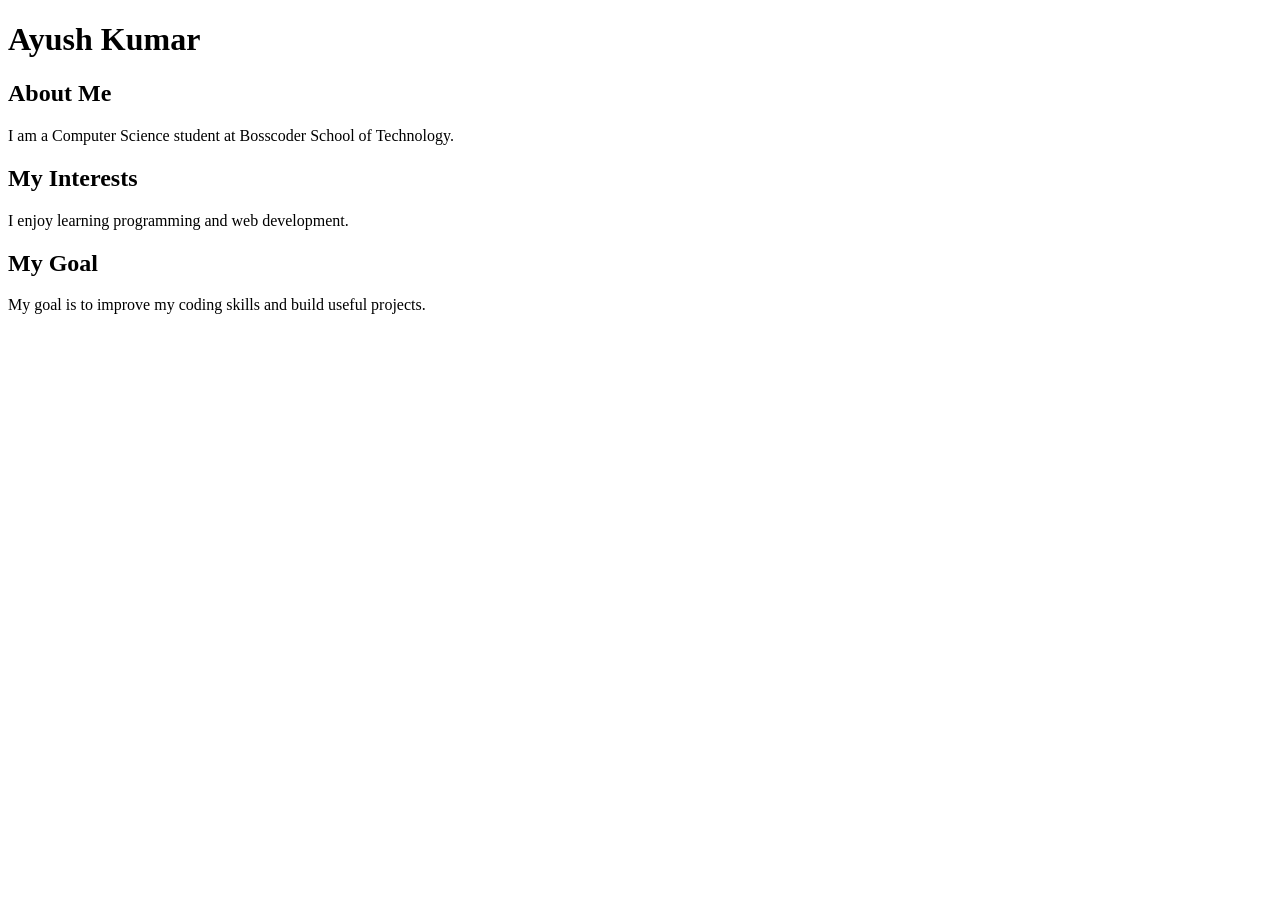
<file: P03/index.html>
<!DOCTYPE html>
<html lang="en">
<head>
    <meta charset="UTF-8">
    <meta name="viewport" content="width=device-width, initial-scale=1.0">
    <title>My Bio Page</title>
</head>
<body>

    <h1>Ayush Kumar</h1>

    <h2>About Me</h2>
    <p>I am a Computer Science student at Bosscoder School of Technology.</p>

    <h2>My Interests</h2>
    <p>I enjoy learning programming and web development.</p>

    <h2>My Goal</h2>
    <p>My goal is to improve my coding skills and build useful projects.</p>

</body>
</html>
</file>
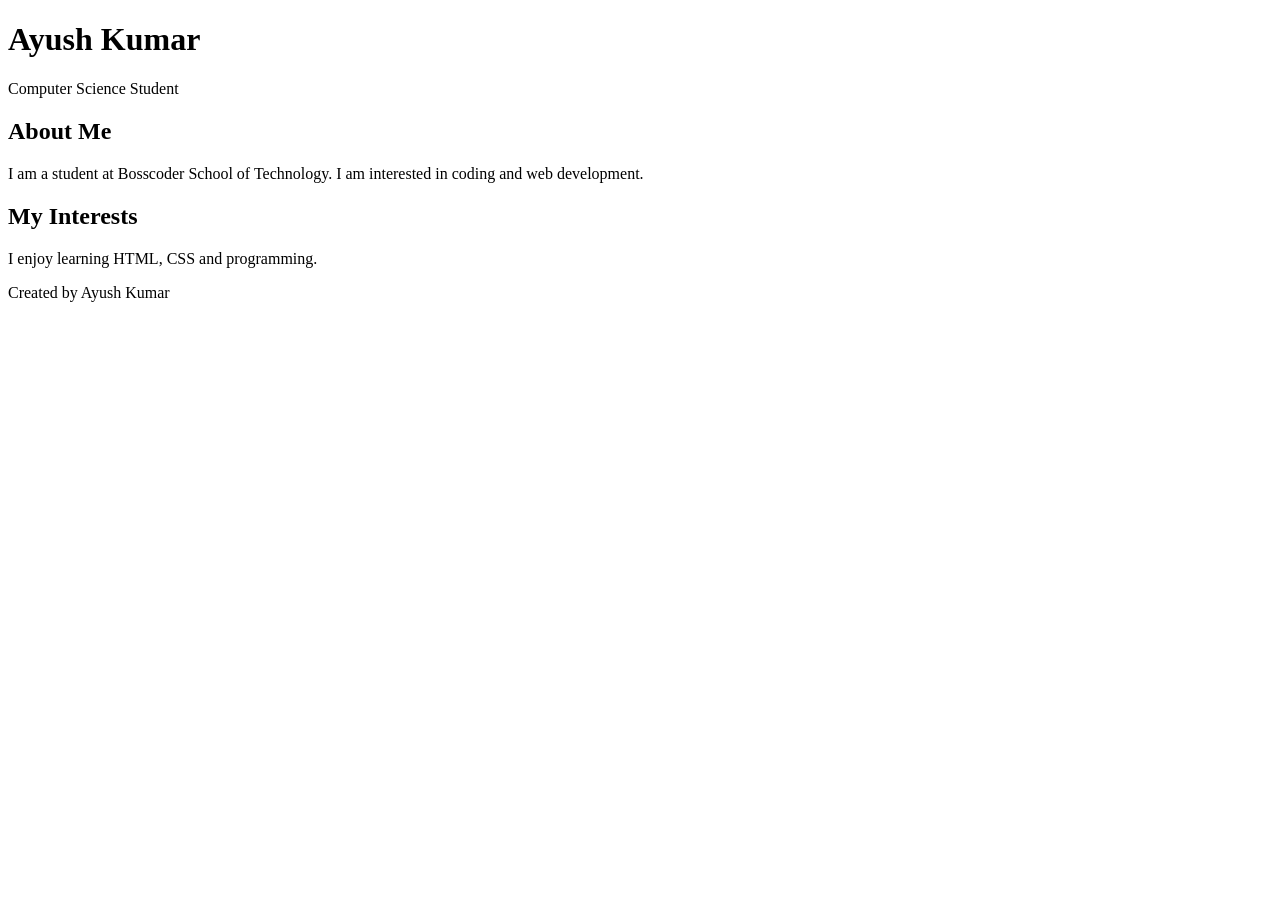
<file: P05/index.html>
<!DOCTYPE html>
<html lang="en">
<head>
    <meta charset="UTF-8">
    <meta name="viewport" content="width=device-width, initial-scale=1.0">
    <title>My Bio Page</title>
</head>
<body>

    <header>
        <h1>Ayush Kumar</h1>
        <p>Computer Science Student</p>
    </header>

    <main>
        <section>
            <h2>About Me</h2>
            <p>
                I am a student at Bosscoder School of Technology.
                I am interested in coding and web development.
            </p>
        </section>

        <section>
            <h2>My Interests</h2>
            <p>I enjoy learning HTML, CSS and programming.</p>
        </section>
    </main>

    <footer>
        <p>Created by Ayush Kumar</p>
    </footer>

</body>
</html>
</file>
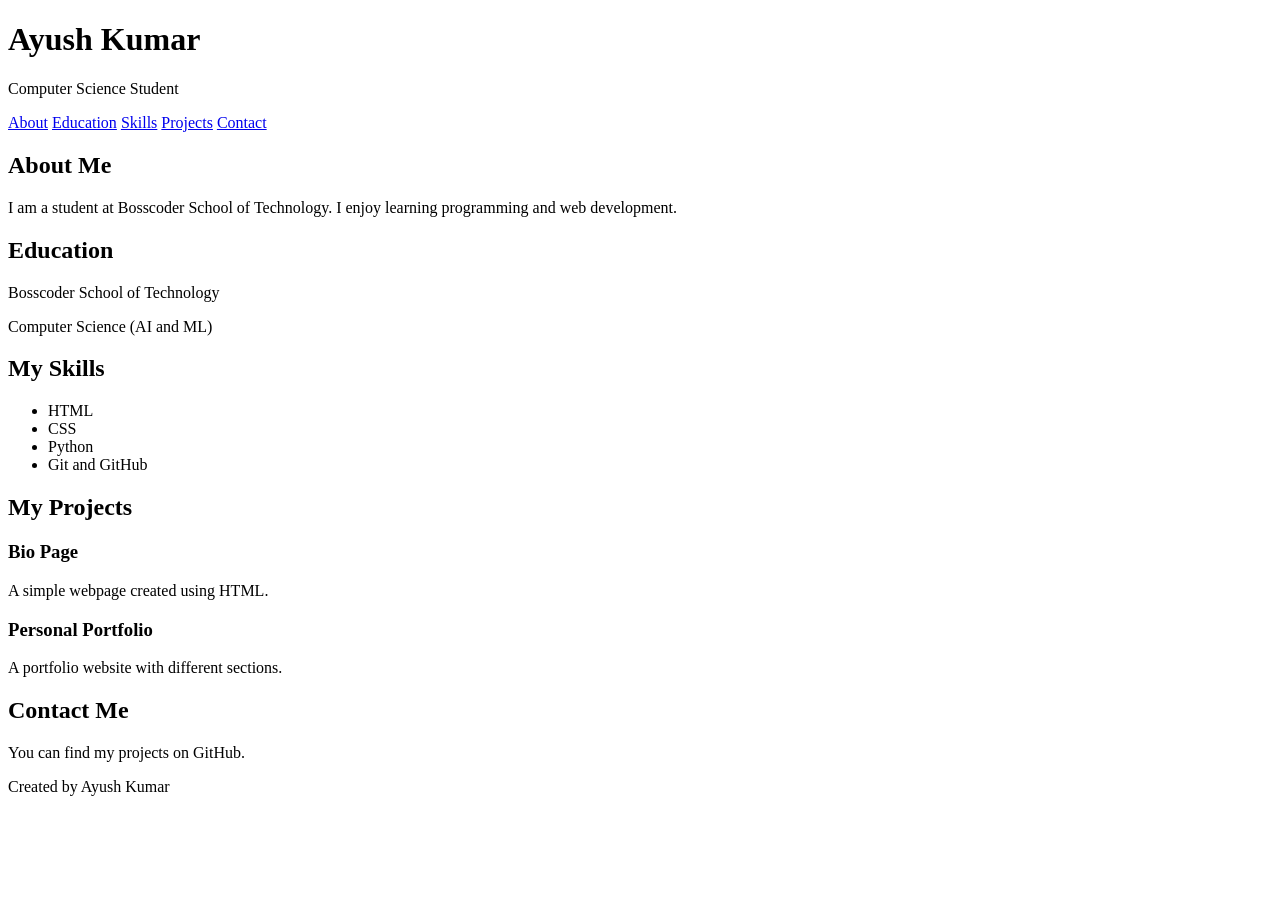
<file: P06/index.html>
<!DOCTYPE html>
<html lang="en">
<head>
    <meta charset="UTF-8">
    <meta name="viewport" content="width=device-width, initial-scale=1.0">
    <title>Ayush Kumar - Portfolio</title>
</head>
<body>

    <header>
        <h1>Ayush Kumar</h1>
        <p>Computer Science Student</p>

        <nav>
            <a href="#about">About</a>
            <a href="#education">Education</a>
            <a href="#skills">Skills</a>
            <a href="#projects">Projects</a>
            <a href="#contact">Contact</a>
        </nav>
    </header>

    <main>
        <section id="about">
            <h2>About Me</h2>
            <p>
                I am a student at Bosscoder School of Technology.
                I enjoy learning programming and web development.
            </p>
        </section>

        <section id="education">
            <h2>Education</h2>
            <p>Bosscoder School of Technology</p>
            <p>Computer Science (AI and ML)</p>
        </section>

        <section id="skills">
            <h2>My Skills</h2>
            <ul>
                <li>HTML</li>
                <li>CSS</li>
                <li>Python</li>
                <li>Git and GitHub</li>
            </ul>
        </section>

        <section id="projects">
            <h2>My Projects</h2>

            <article>
                <h3>Bio Page</h3>
                <p>A simple webpage created using HTML.</p>
            </article>

            <article>
                <h3>Personal Portfolio</h3>
                <p>A portfolio website with different sections.</p>
            </article>
        </section>

        <section id="contact">
            <h2>Contact Me</h2>
            <p>You can find my projects on GitHub.</p>
        </section>
    </main>

    <footer>
        <p>Created by Ayush Kumar</p>
    </footer>

</body>
</html>
</file>
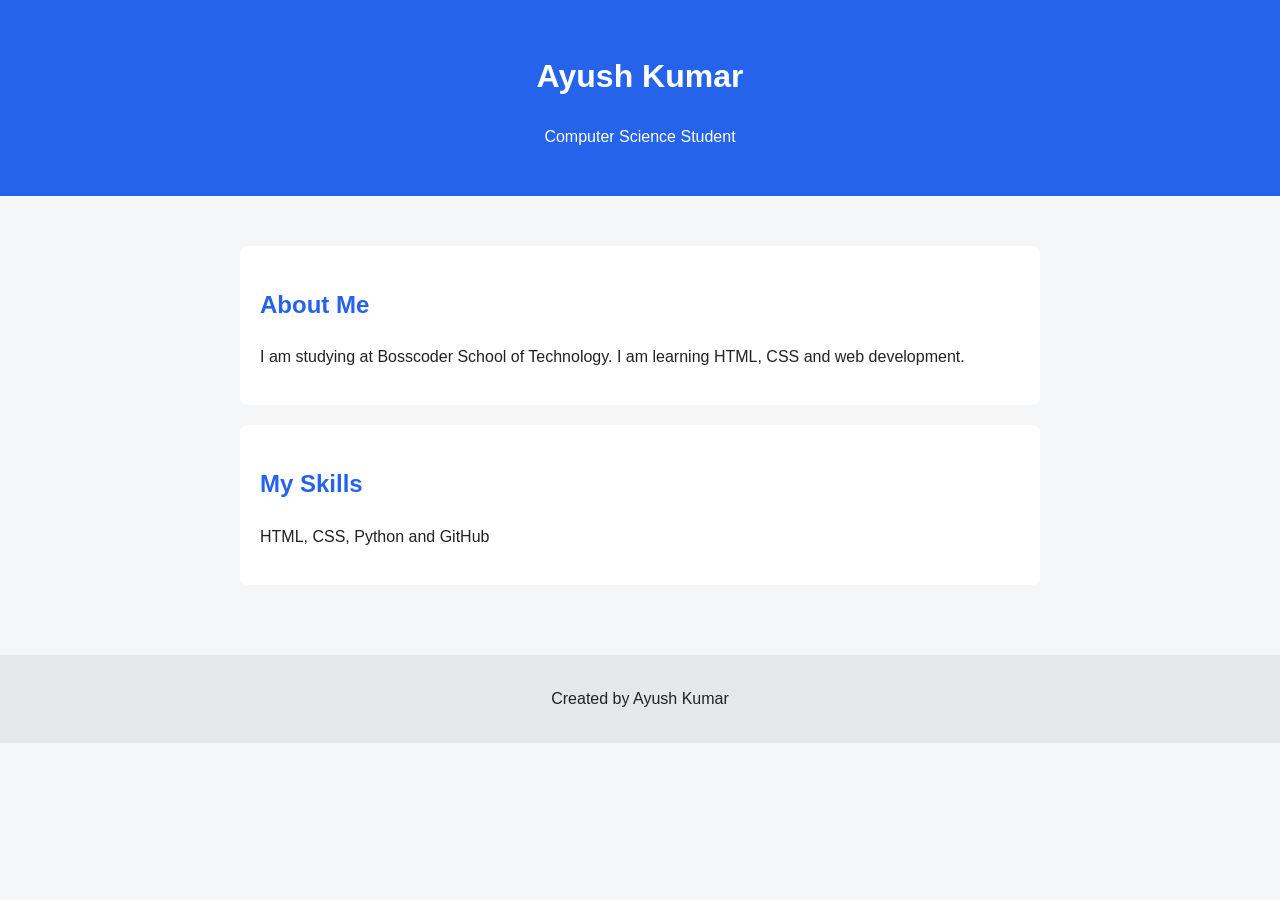
<file: P07/index.html>
<!DOCTYPE html>
<html lang="en">
<head>
    <meta charset="UTF-8">
    <meta name="viewport" content="width=device-width, initial-scale=1.0">
    <title>My Portfolio - P7</title>
    <link rel="stylesheet" href="style.css">
</head>
<body>

    <header>
        <h1>Ayush Kumar</h1>
        <p>Computer Science Student</p>
    </header>

    <main>
        <section>
            <h2>About Me</h2>
            <p>
                I am studying at Bosscoder School of Technology.
                I am learning HTML, CSS and web development.
            </p>
        </section>

        <section>
            <h2>My Skills</h2>
            <p>HTML, CSS, Python and GitHub</p>
        </section>
    </main>

    <footer>
        <p>Created by Ayush Kumar</p>
    </footer>

</body>
</html>
</file>
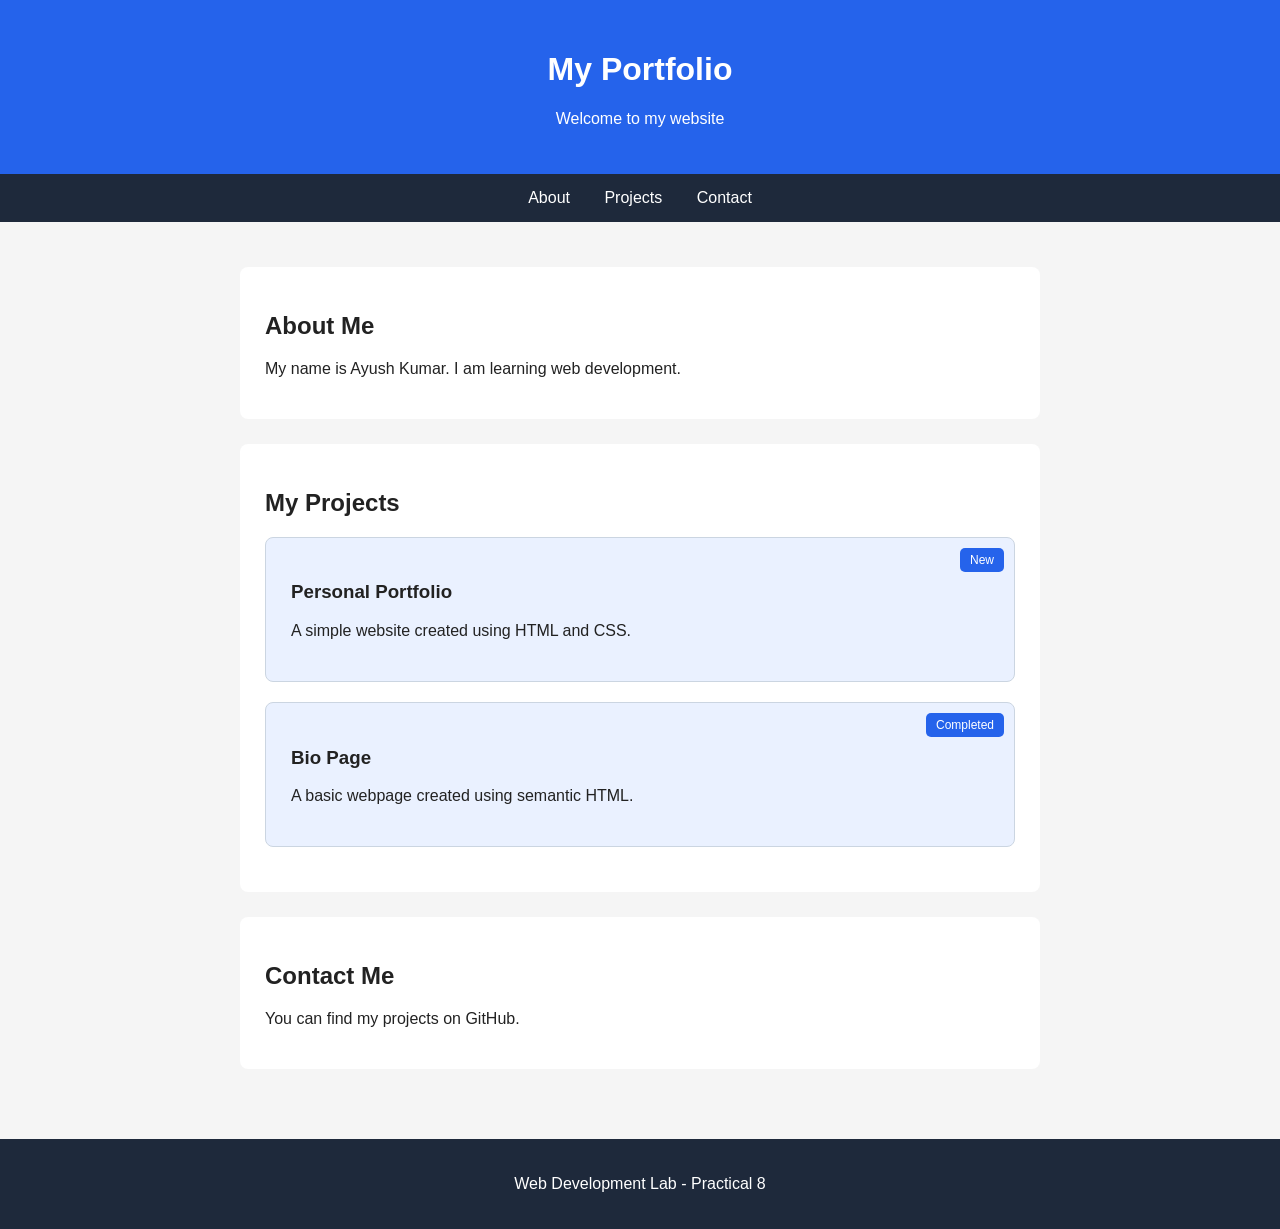
<file: P08/index.html>
<!DOCTYPE html>
<html lang="en">
<head>
    <meta charset="UTF-8">
    <meta name="viewport" content="width=device-width, initial-scale=1.0">
    <title>My Portfolio - P8</title>
    <link rel="stylesheet" href="style.css">
</head>
<body>

    <header>
        <h1>My Portfolio</h1>
        <p>Welcome to my website</p>
    </header>

    <nav>
        <a href="#about">About</a>
        <a href="#projects">Projects</a>
        <a href="#contact">Contact</a>
    </nav>

    <main>
        <section id="about">
            <h2>About Me</h2>
            <p>My name is Ayush Kumar. I am learning web development.</p>
        </section>

        <section id="projects">
            <h2>My Projects</h2>

            <div class="project-card">
                <span class="badge">New</span>
                <h3>Personal Portfolio</h3>
                <p>A simple website created using HTML and CSS.</p>
            </div>

            <div class="project-card">
                <span class="badge">Completed</span>
                <h3>Bio Page</h3>
                <p>A basic webpage created using semantic HTML.</p>
            </div>
        </section>

        <section id="contact">
            <h2>Contact Me</h2>
            <p>You can find my projects on GitHub.</p>
        </section>
    </main>

    <footer>
        <p>Web Development Lab - Practical 8</p>
    </footer>

</body>
</html>
</file>
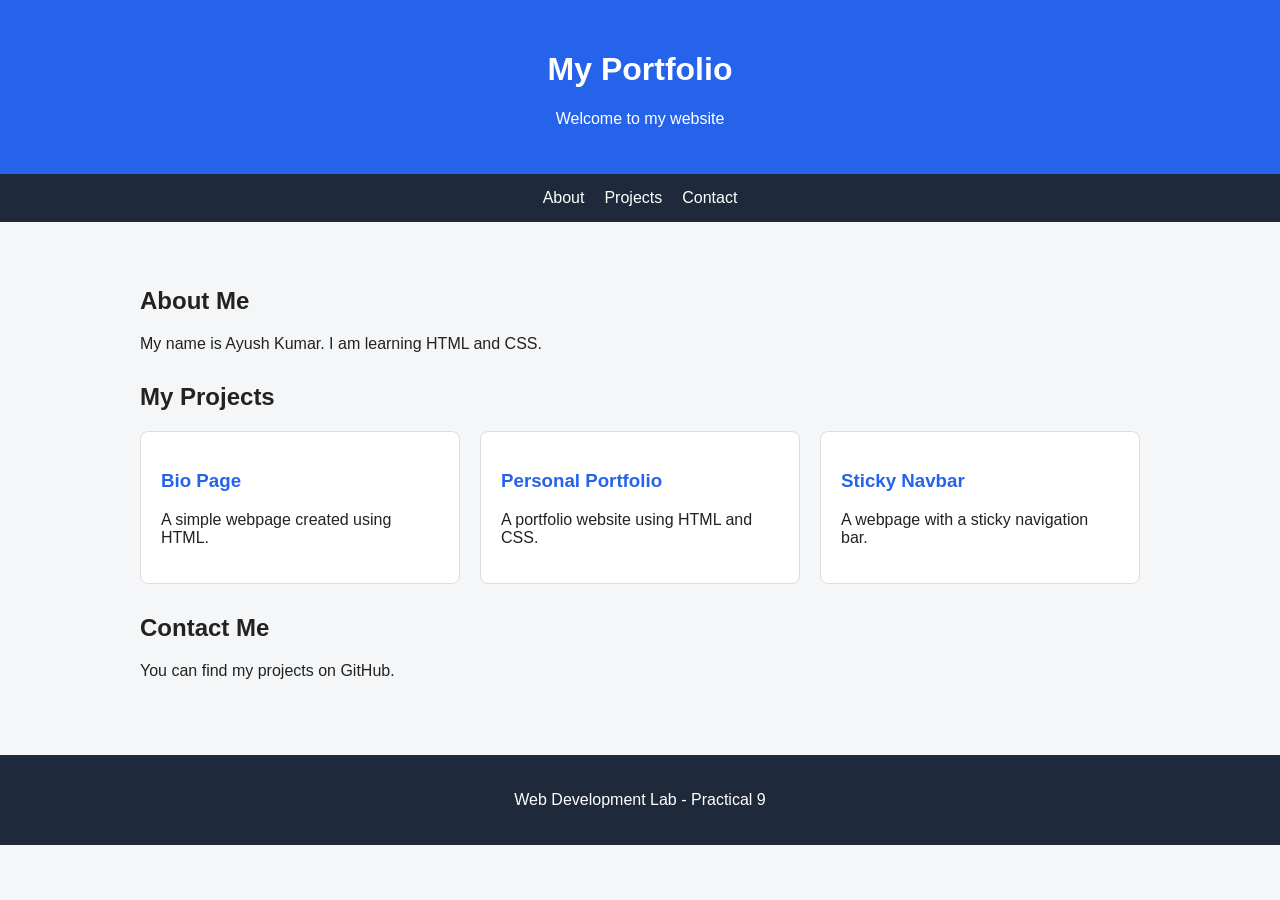
<file: P09/index.html>
<!DOCTYPE html>
<html lang="en">
<head>
    <meta charset="UTF-8">
    <meta name="viewport" content="width=device-width, initial-scale=1.0">
    <title>My Portfolio - P9</title>
    <link rel="stylesheet" href="style.css">
</head>
<body>

    <header>
        <h1>My Portfolio</h1>
        <p>Welcome to my website</p>
    </header>

    <nav>
        <a href="#about">About</a>
        <a href="#projects">Projects</a>
        <a href="#contact">Contact</a>
    </nav>

    <main>
        <section id="about">
            <h2>About Me</h2>
            <p>
                My name is Ayush Kumar.
                I am learning HTML and CSS.
            </p>
        </section>

        <section id="projects">
            <h2>My Projects</h2>

            <div class="project-container">
                <article class="project-card">
                    <h3>Bio Page</h3>
                    <p>A simple webpage created using HTML.</p>
                </article>

                <article class="project-card">
                    <h3>Personal Portfolio</h3>
                    <p>A portfolio website using HTML and CSS.</p>
                </article>

                <article class="project-card">
                    <h3>Sticky Navbar</h3>
                    <p>A webpage with a sticky navigation bar.</p>
                </article>
            </div>
        </section>

        <section id="contact">
            <h2>Contact Me</h2>
            <p>You can find my projects on GitHub.</p>
        </section>
    </main>

    <footer>
        <p>Web Development Lab - Practical 9</p>
    </footer>

</body>
</html>
</file>
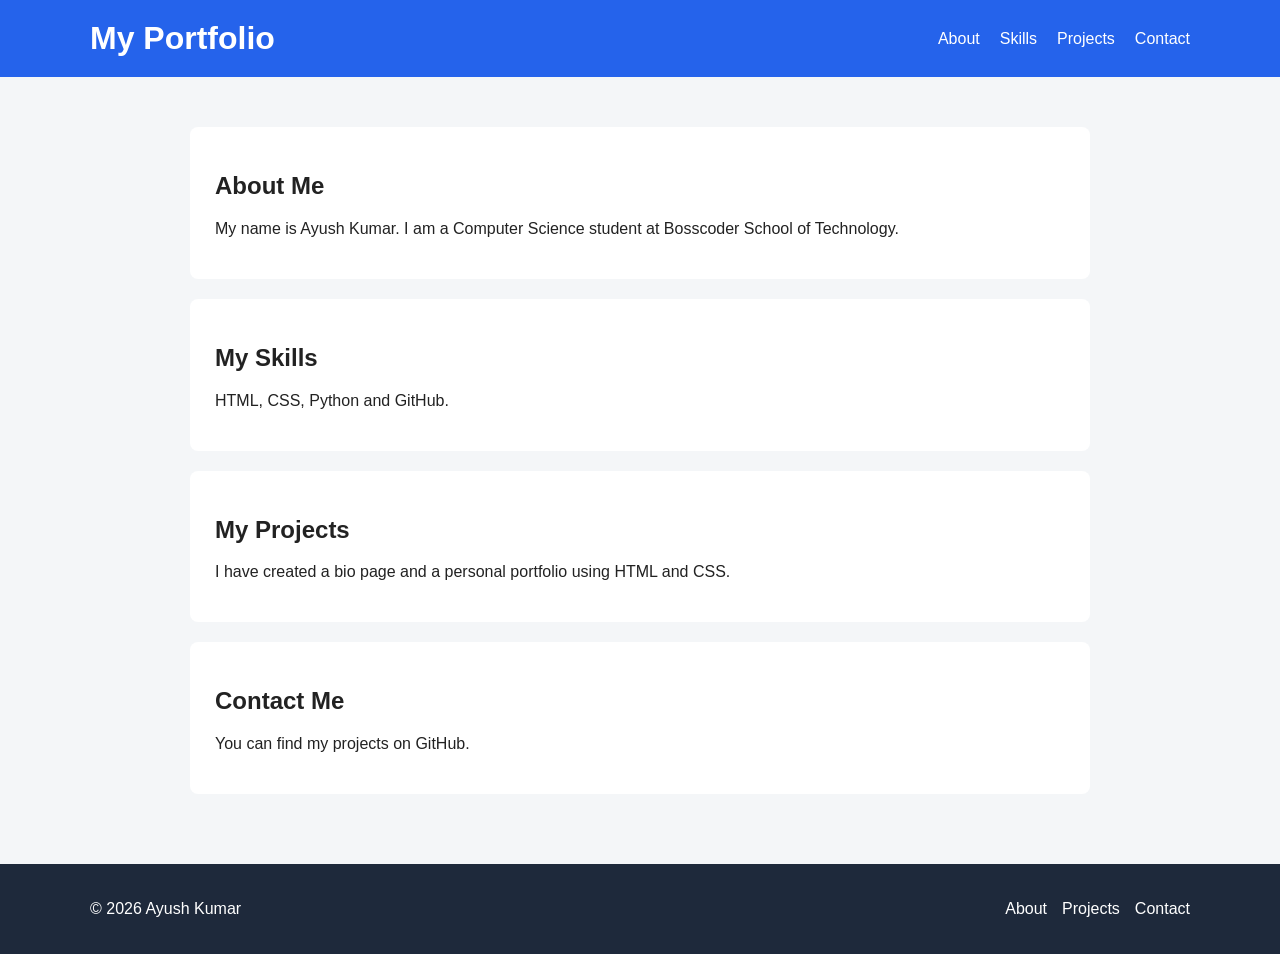
<file: P10/index.html>
<!DOCTYPE html>
<html lang="en">
<head>
    <meta charset="UTF-8">
    <meta name="viewport" content="width=device-width, initial-scale=1.0">
    <title>My Portfolio - P10</title>
    <link rel="stylesheet" href="style.css">
</head>
<body>

    <header>
        <div class="header-container">
            <h1>My Portfolio</h1>

            <nav>
                <a href="#about">About</a>
                <a href="#skills">Skills</a>
                <a href="#projects">Projects</a>
                <a href="#contact">Contact</a>
            </nav>
        </div>
    </header>

    <main>
        <section id="about">
            <h2>About Me</h2>
            <p>
                My name is Ayush Kumar.
                I am a Computer Science student at
                Bosscoder School of Technology.
            </p>
        </section>

        <section id="skills">
            <h2>My Skills</h2>
            <p>HTML, CSS, Python and GitHub.</p>
        </section>

        <section id="projects">
            <h2>My Projects</h2>
            <p>
                I have created a bio page and a
                personal portfolio using HTML and CSS.
            </p>
        </section>

        <section id="contact">
            <h2>Contact Me</h2>
            <p>You can find my projects on GitHub.</p>
        </section>
    </main>

    <footer>
        <div class="footer-container">
            <p>© 2026 Ayush Kumar</p>

            <div class="footer-links">
                <a href="#about">About</a>
                <a href="#projects">Projects</a>
                <a href="#contact">Contact</a>
            </div>
        </div>
    </footer>

</body>
</html>
</file>
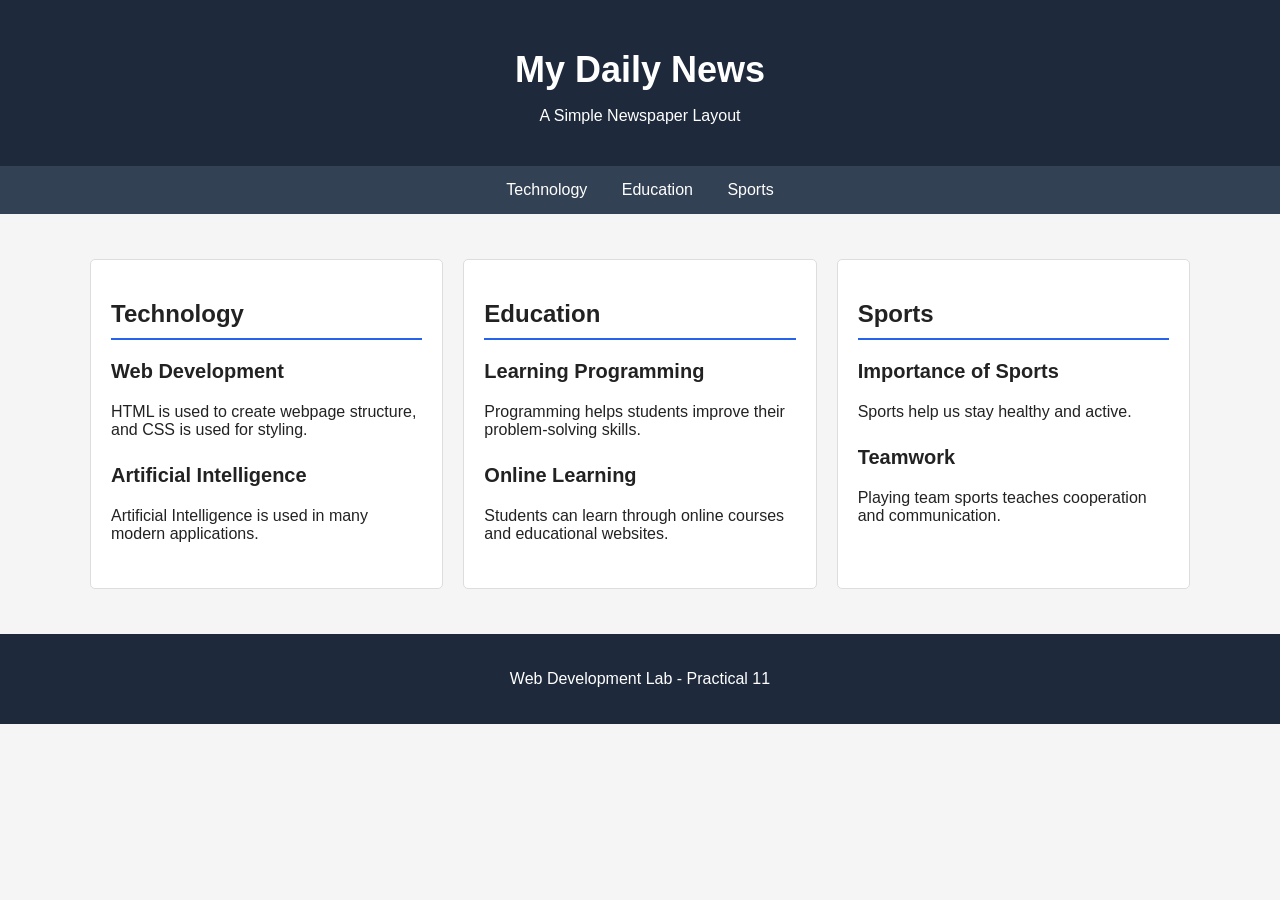
<file: P11/index.html>
<!DOCTYPE html>
<html lang="en">
<head>
    <meta charset="UTF-8">
    <meta name="viewport" content="width=device-width, initial-scale=1.0">
    <title>My Daily News - P11</title>
    <link rel="stylesheet" href="style.css">
</head>
<body>

    <header>
        <h1>My Daily News</h1>
        <p>A Simple Newspaper Layout</p>
    </header>

    <nav>
        <a href="#technology">Technology</a>
        <a href="#education">Education</a>
        <a href="#sports">Sports</a>
    </nav>

    <main class="news-container">

        <section class="news-column" id="technology">
            <h2>Technology</h2>

            <article>
                <h3>Web Development</h3>
                <p>HTML is used to create webpage structure,
                and CSS is used for styling.</p>
            </article>

            <article>
                <h3>Artificial Intelligence</h3>
                <p>Artificial Intelligence is used in many
                modern applications.</p>
            </article>
        </section>

        <section class="news-column" id="education">
            <h2>Education</h2>

            <article>
                <h3>Learning Programming</h3>
                <p>Programming helps students improve
                their problem-solving skills.</p>
            </article>

            <article>
                <h3>Online Learning</h3>
                <p>Students can learn through online
                courses and educational websites.</p>
            </article>
        </section>

        <section class="news-column" id="sports">
            <h2>Sports</h2>

            <article>
                <h3>Importance of Sports</h3>
                <p>Sports help us stay healthy and active.</p>
            </article>

            <article>
                <h3>Teamwork</h3>
                <p>Playing team sports teaches cooperation
                and communication.</p>
            </article>
        </section>

    </main>

    <footer>
        <p>Web Development Lab - Practical 11</p>
    </footer>

</body>
</html>
</file>
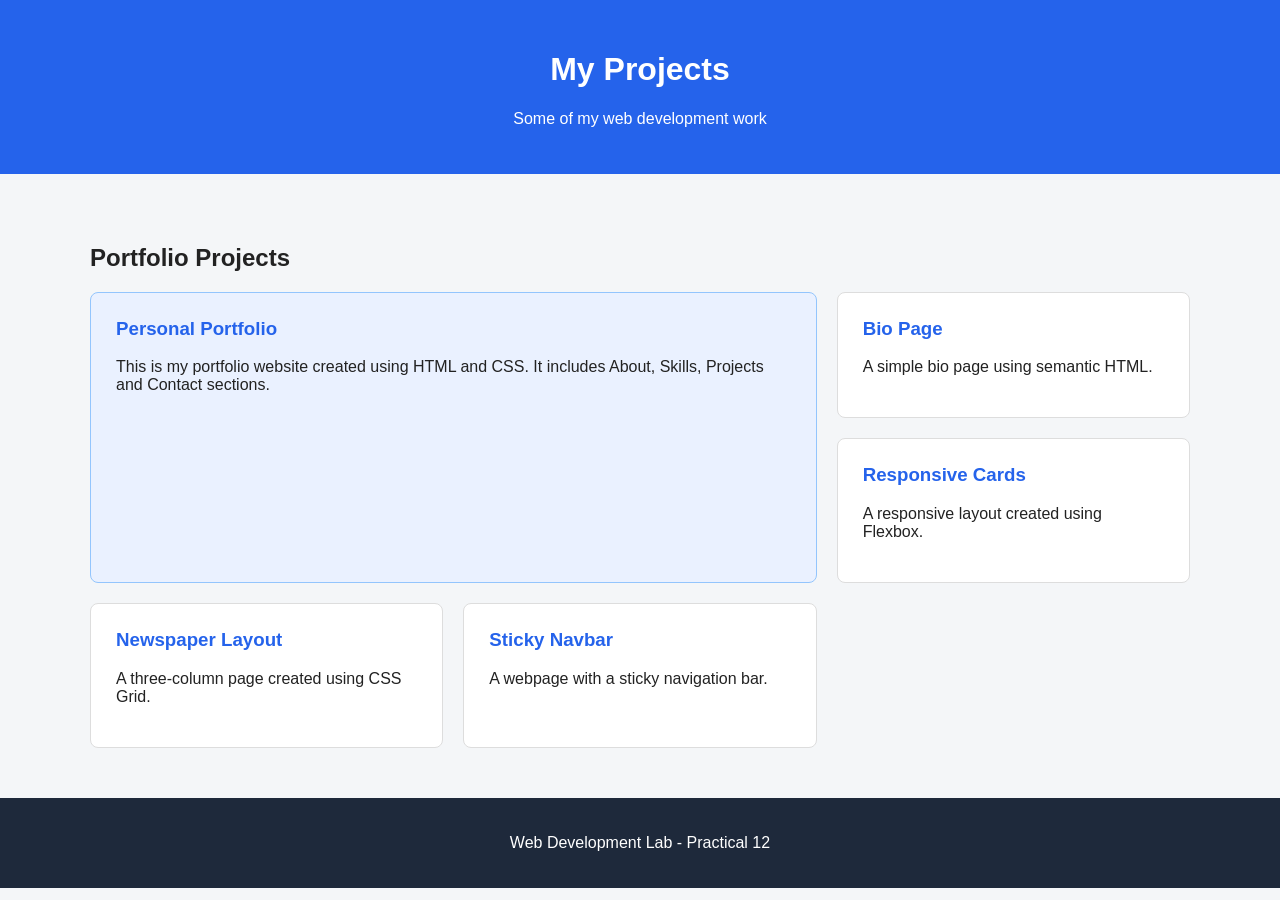
<file: P12/index.html>
<!DOCTYPE html>
<html lang="en">
<head>
    <meta charset="UTF-8">
    <meta name="viewport" content="width=device-width, initial-scale=1.0">
    <title>My Projects - P12</title>
    <link rel="stylesheet" href="style.css">
</head>
<body>

    <header>
        <h1>My Projects</h1>
        <p>Some of my web development work</p>
    </header>

    <main>
        <h2>Portfolio Projects</h2>

        <div class="project-grid">

            <article class="project-card featured">
                <h3>Personal Portfolio</h3>
                <p>
                    This is my portfolio website created
                    using HTML and CSS. It includes About,
                    Skills, Projects and Contact sections.
                </p>
            </article>

            <article class="project-card">
                <h3>Bio Page</h3>
                <p>A simple bio page using semantic HTML.</p>
            </article>

            <article class="project-card">
                <h3>Responsive Cards</h3>
                <p>A responsive layout created using Flexbox.</p>
            </article>

            <article class="project-card">
                <h3>Newspaper Layout</h3>
                <p>A three-column page created using CSS Grid.</p>
            </article>

            <article class="project-card">
                <h3>Sticky Navbar</h3>
                <p>A webpage with a sticky navigation bar.</p>
            </article>

        </div>
    </main>

    <footer>
        <p>Web Development Lab - Practical 12</p>
    </footer>

</body>
</html>
</file>
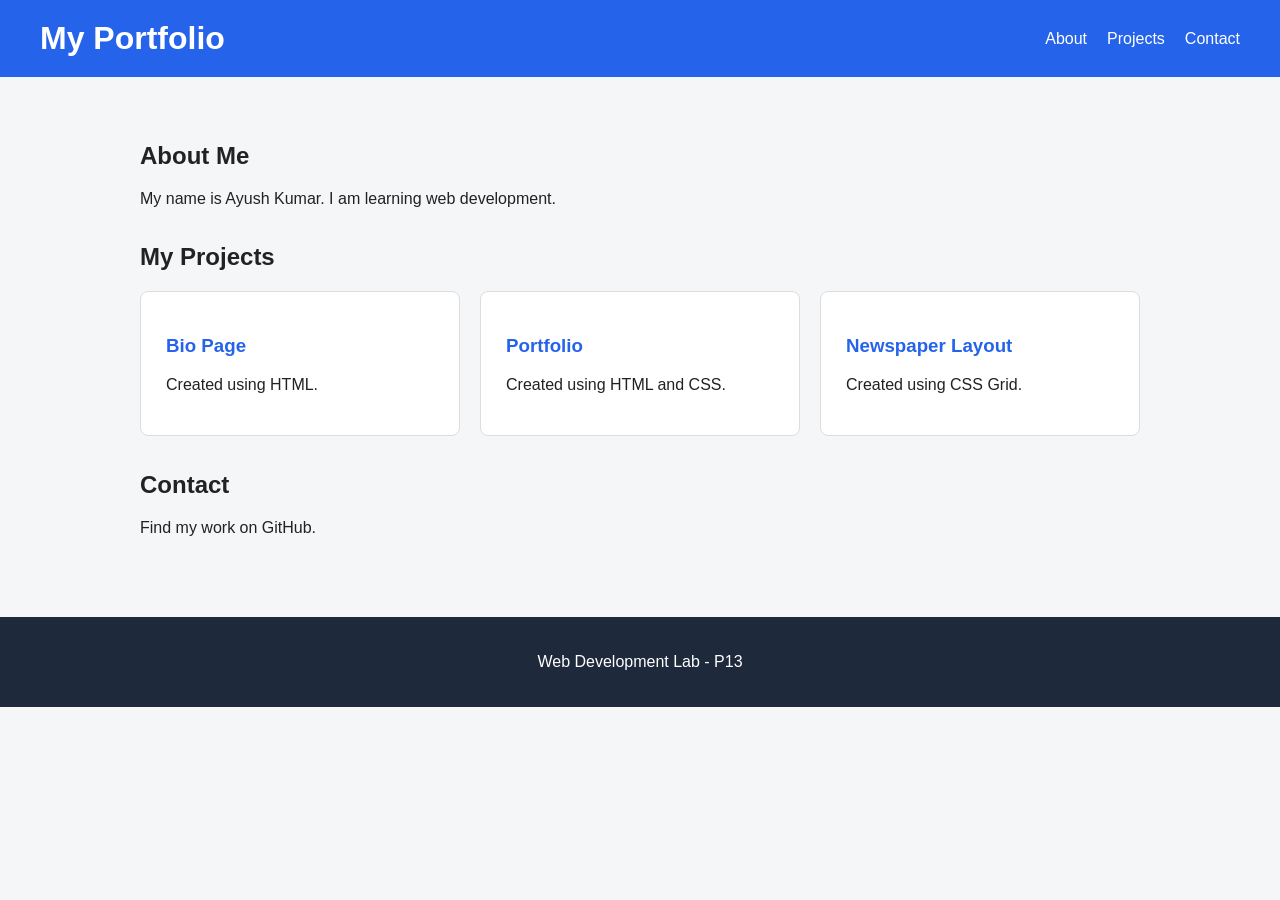
<file: P13/index.html>
<!DOCTYPE html>
<html lang="en">
<head>
    <meta charset="UTF-8">
    <meta name="viewport" content="width=device-width, initial-scale=1.0">
    <title>Flexbox and Grid - P13</title>
    <link rel="stylesheet" href="style.css">
</head>
<body>

    <header>
        <h1>My Portfolio</h1>
        <nav>
            <a href="#about">About</a>
            <a href="#projects">Projects</a>
            <a href="#contact">Contact</a>
        </nav>
    </header>

    <main>
        <section id="about">
            <h2>About Me</h2>
            <p>My name is Ayush Kumar. I am learning web development.</p>
        </section>

        <section id="projects">
            <h2>My Projects</h2>

            <div class="project-grid">
                <article class="card">
                    <h3>Bio Page</h3>
                    <p>Created using HTML.</p>
                </article>

                <article class="card">
                    <h3>Portfolio</h3>
                    <p>Created using HTML and CSS.</p>
                </article>

                <article class="card">
                    <h3>Newspaper Layout</h3>
                    <p>Created using CSS Grid.</p>
                </article>
            </div>
        </section>

        <section id="contact">
            <h2>Contact</h2>
            <p>Find my work on GitHub.</p>
        </section>
    </main>

    <footer>
        <p>Web Development Lab - P13</p>
    </footer>

</body>
</html>
</file>
<file: P07/style.css>
/* Website colors and fonts */
:root {
    --primary-color: #2563eb;
    --background-color: #f4f6f8;
    --text-color: #222222;
    --heading-font: Arial, sans-serif;
    --body-font: Verdana, sans-serif;
}

/* Whole page */
body {
    margin: 0;
    background-color: var(--background-color);
    color: var(--text-color);
    font-family: var(--body-font);
    line-height: 1.6;
}

/* Header */
header {
    background-color: var(--primary-color);
    color: white;
    text-align: center;
    padding: 30px;
}

/* Headings */
h1, h2 {
    font-family: var(--heading-font);
}

h1 {
    font-size: 32px;
}

h2 {
    color: var(--primary-color);
    font-size: 24px;
}

/* Main content */
main {
    max-width: 800px;
    margin: 30px auto;
    padding: 20px;
}

section {
    background-color: white;
    padding: 20px;
    margin-bottom: 20px;
    border-radius: 8px;
}

/* Footer */
footer {
    background-color: #e5e7eb;
    text-align: center;
    padding: 15px;
}
</file>
<file: P08/style.css>
/* Basic page styling */
body {
    margin: 0;
    font-family: Arial, sans-serif;
    background-color: #f5f5f5;
    color: #222;
}

/* Header */
header {
    background-color: #2563eb;
    color: white;
    text-align: center;
    padding: 30px;
}

/* Sticky navigation bar */
nav {
    position: sticky;
    top: 0;
    z-index: 10;
    background-color: #1e293b;
    padding: 15px;
    text-align: center;
}

nav a {
    color: white;
    text-decoration: none;
    margin: 0 15px;
}

nav a:hover {
    text-decoration: underline;
}

/* Main content */
main {
    max-width: 800px;
    margin: 30px auto;
    padding: 15px;
}

section {
    background-color: white;
    padding: 25px;
    margin-bottom: 25px;
    border-radius: 8px;
    scroll-margin-top: 70px;
}

/* Project cards */
.project-card {
    position: relative;
    background-color: #eaf1ff;
    padding: 25px;
    margin: 20px 0;
    border: 1px solid #cbd5e1;
    border-radius: 8px;
}

/* Badge overlay */
.badge {
    position: absolute;
    top: 10px;
    right: 10px;
    background-color: #2563eb;
    color: white;
    padding: 5px 10px;
    border-radius: 5px;
    font-size: 12px;
}

/* Footer */
footer {
    background-color: #1e293b;
    color: white;
    text-align: center;
    padding: 20px;
}
</file>
<file: P09/style.css>
/* Basic page styling */
body {
    margin: 0;
    font-family: Arial, sans-serif;
    background-color: #f4f6f8;
    color: #222;
}

/* Header */
header {
    background-color: #2563eb;
    color: white;
    text-align: center;
    padding: 30px;
}

/* Navigation using Flexbox */
nav {
    display: flex;
    justify-content: center;
    flex-wrap: wrap;
    gap: 20px;
    background-color: #1e293b;
    padding: 15px;
}

nav a {
    color: white;
    text-decoration: none;
}

nav a:hover {
    text-decoration: underline;
}

/* Main content */
main {
    max-width: 1000px;
    margin: 30px auto;
    padding: 15px;
}

section {
    margin-bottom: 30px;
}

/* Project cards using Flexbox */
.project-container {
    display: flex;
    flex-wrap: wrap;
    gap: 20px;
}

.project-card {
    flex: 1 1 250px;
    background-color: white;
    padding: 20px;
    border: 1px solid #ddd;
    border-radius: 8px;
    box-sizing: border-box;
}

.project-card h3 {
    color: #2563eb;
}

/* Footer */
footer {
    background-color: #1e293b;
    color: white;
    text-align: center;
    padding: 20px;
}

/* Mobile screen */
@media (max-width: 600px) {
    nav {
        flex-direction: column;
        align-items: center;
        gap: 12px;
    }

    .project-container {
        flex-direction: column;
    }

    header {
        padding: 20px;
    }
}
</file>
<file: P10/style.css>
/* Basic page styling */
body {
    margin: 0;
    font-family: Arial, sans-serif;
    background-color: #f4f6f8;
    color: #222;
}

/* Header */
header {
    background-color: #2563eb;
    color: white;
    padding: 20px;
}

/* Header using Flexbox */
.header-container {
    max-width: 1100px;
    margin: auto;
    display: flex;
    justify-content: space-between;
    align-items: center;
    flex-wrap: wrap;
    gap: 20px;
}

.header-container h1 {
    margin: 0;
}

/* Navigation */
nav {
    display: flex;
    flex-wrap: wrap;
    gap: 20px;
}

nav a {
    color: white;
    text-decoration: none;
}

nav a:hover {
    text-decoration: underline;
}

/* Main content */
main {
    max-width: 900px;
    margin: 30px auto;
    padding: 20px;
}

section {
    background-color: white;
    padding: 25px;
    margin-bottom: 20px;
    border-radius: 8px;
}

/* Footer */
footer {
    background-color: #1e293b;
    color: white;
    padding: 20px;
}

/* Footer using Flexbox */
.footer-container {
    max-width: 1100px;
    margin: auto;
    display: flex;
    justify-content: space-between;
    align-items: center;
    flex-wrap: wrap;
    gap: 20px;
}

.footer-links {
    display: flex;
    flex-wrap: wrap;
    gap: 15px;
}

.footer-links a {
    color: white;
    text-decoration: none;
}

/* Mobile responsive design */
@media (max-width: 600px) {
    .header-container,
    .footer-container {
        flex-direction: column;
        text-align: center;
    }

    nav,
    .footer-links {
        justify-content: center;
    }
}
</file>
<file: P11/style.css>
/* Basic page styling */
body {
    margin: 0;
    font-family: Arial, sans-serif;
    background-color: #f5f5f5;
    color: #222;
}

/* Newspaper header */
header {
    background-color: #1e293b;
    color: white;
    text-align: center;
    padding: 25px;
}

header h1 {
    font-size: 36px;
    margin-bottom: 10px;
}

/* Navigation */
nav {
    background-color: #334155;
    padding: 15px;
    text-align: center;
}

nav a {
    color: white;
    text-decoration: none;
    margin: 0 15px;
}

/* Three-column Grid */
.news-container {
    display: grid;
    grid-template-columns: repeat(3, minmax(0, 1fr));
    gap: 20px;
    max-width: 1100px;
    margin: 30px auto;
    padding: 15px;
}

/* Each news column */
.news-column {
    background-color: white;
    padding: 20px;
    border: 1px solid #ddd;
    border-radius: 5px;
}

.news-column h2 {
    border-bottom: 2px solid #2563eb;
    padding-bottom: 10px;
}

article {
    margin-bottom: 25px;
}

article h3 {
    font-size: 20px;
}

/* Footer */
footer {
    background-color: #1e293b;
    color: white;
    text-align: center;
    padding: 20px;
}

/* Tablet */
@media (max-width: 900px) {
    .news-container {
        grid-template-columns: repeat(2, minmax(0, 1fr));
    }
}

/* Mobile */
@media (max-width: 600px) {
    .news-container {
        grid-template-columns: 1fr;
    }

    nav a {
        display: inline-block;
        margin: 5px;
    }
}
</file>
<file: P12/style.css>
/* Basic page design */
body {
    margin: 0;
    font-family: Arial, sans-serif;
    background-color: #f4f6f8;
    color: #222;
}

/* Header */
header {
    background-color: #2563eb;
    color: white;
    text-align: center;
    padding: 30px;
}

/* Main content */
main {
    max-width: 1100px;
    margin: 30px auto;
    padding: 20px;
}

/* Project Grid */
.project-grid {
    display: grid;
    grid-template-columns: repeat(3, minmax(0, 1fr));
    gap: 20px;
}

/* Project cards */
.project-card {
    background-color: white;
    padding: 25px;
    border: 1px solid #ddd;
    border-radius: 8px;
}

.project-card h3 {
    color: #2563eb;
    margin-top: 0;
}

/* Featured project */
.featured {
    grid-column: span 2;
    grid-row: span 2;
    background-color: #eaf1ff;
    border-color: #93c5fd;
}

/* Footer */
footer {
    background-color: #1e293b;
    color: white;
    text-align: center;
    padding: 20px;
}

/* Tablet layout */
@media (max-width: 900px) {
    .project-grid {
        grid-template-columns: repeat(2, minmax(0, 1fr));
    }

    .featured {
        grid-column: span 2;
        grid-row: span 1;
    }
}

/* Mobile layout */
@media (max-width: 600px) {
    .project-grid {
        grid-template-columns: 1fr;
    }

    .featured {
        grid-column: span 1;
    }
}
</file>
<file: P13/style.css>
/* Basic page design */
body {
    margin: 0;
    font-family: Arial, sans-serif;
    background-color: #f4f6f8;
    color: #222;
}

/* Header using Flexbox */
header {
    background-color: #2563eb;
    color: white;
    padding: 20px 40px;
    display: flex;
    justify-content: space-between;
    align-items: center;
    flex-wrap: wrap;
    gap: 20px;
}

header h1 {
    margin: 0;
}

/* Navigation using Flexbox */
nav {
    display: flex;
    gap: 20px;
    flex-wrap: wrap;
}

nav a {
    color: white;
    text-decoration: none;
}

/* Main content */
main {
    max-width: 1000px;
    margin: 30px auto;
    padding: 15px;
}

section {
    margin-bottom: 35px;
}

/* Projects using CSS Grid */
.project-grid {
    display: grid;
    grid-template-columns: repeat(3, 1fr);
    gap: 20px;
}

.card {
    background-color: white;
    padding: 25px;
    border: 1px solid #ddd;
    border-radius: 8px;
}

.card h3 {
    color: #2563eb;
}

/* Footer */
footer {
    background-color: #1e293b;
    color: white;
    text-align: center;
    padding: 20px;
}

/* Responsive design */
@media (max-width: 600px) {
    header {
        flex-direction: column;
        text-align: center;
        padding: 20px;
    }

    nav {
        justify-content: center;
    }

    .project-grid {
        grid-template-columns: 1fr;
    }
}
</file>
